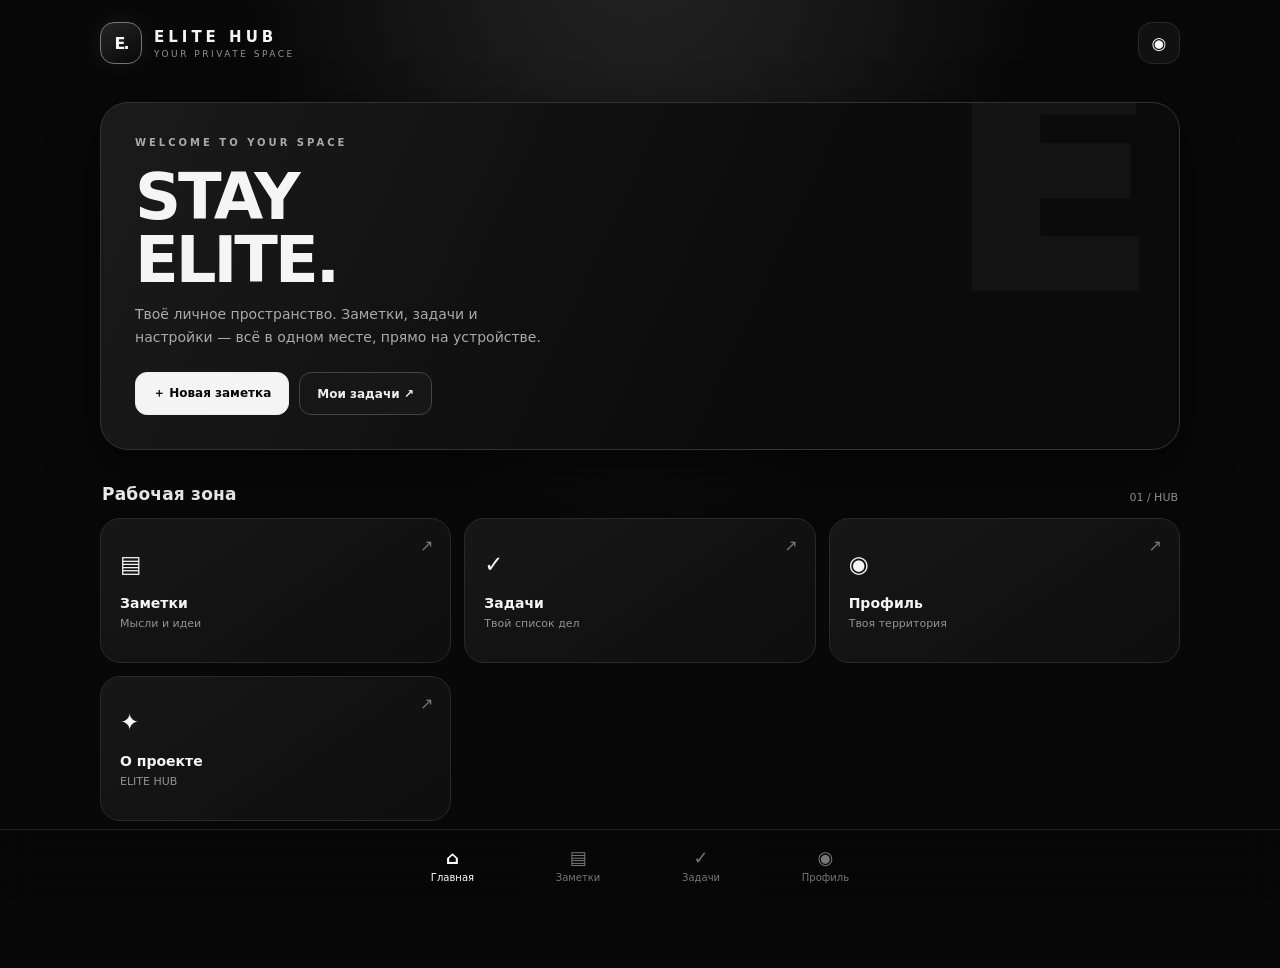
<file: elite_hub.html>
<!doctype html>
<html lang="ru">
<head>
<meta charset="utf-8">
<meta name="viewport" content="width=device-width, initial-scale=1, viewport-fit=cover">
<meta name="theme-color" content="#080808">
<title>ELITE HUB</title>
<style>
:root{--bg:#080808;--panel:#111;--panel2:#171717;--line:#292929;--text:#f5f5f5;--muted:#929292;--accent:#fff;--shadow:0 18px 50px #0008}
*{box-sizing:border-box}html{scroll-behavior:smooth}body{margin:0;background:radial-gradient(ellipse at 50% -20%,#292929 0,transparent 45%),var(--bg);color:var(--text);font-family:Inter,ui-sans-serif,system-ui,-apple-system,"Segoe UI",sans-serif;min-height:100vh}
button,input,textarea{font:inherit}button{cursor:pointer;color:inherit}.app{max-width:1120px;margin:auto;padding:22px 20px 100px}
.top{display:flex;align-items:center;justify-content:space-between;margin-bottom:38px}.brand{display:flex;align-items:center;gap:12px}.mark{width:42px;height:42px;border:1px solid #777;border-radius:14px;display:grid;place-items:center;font-weight:900;letter-spacing:-2px;background:linear-gradient(145deg,#252525,#080808);box-shadow:0 0 24px #fff1}.brandname{font-size:15px;font-weight:900;letter-spacing:4px}.brandtag{font-size:9px;color:var(--muted);letter-spacing:2.5px;margin-top:3px}.iconbtn{width:42px;height:42px;border:1px solid var(--line);border-radius:14px;background:#111;display:grid;place-items:center;font-size:17px}
.hero{position:relative;overflow:hidden;border:1px solid #333;border-radius:28px;padding:34px;background:linear-gradient(115deg,#1b1b1b,#0b0b0b 62%);box-shadow:var(--shadow);min-height:230px}.hero:after{content:"E";position:absolute;right:30px;top:-65px;font-size:300px;font-weight:950;line-height:1;color:#ffffff08;pointer-events:none}.eyebrow{font-size:10px;letter-spacing:3px;color:#aaa;font-weight:700}.hero h1{font-size:clamp(36px,7vw,64px);line-height:.98;letter-spacing:-3px;margin:18px 0 12px;position:relative;z-index:1}.hero p{color:#aaa;margin:0;max-width:420px;font-size:14px;line-height:1.6;position:relative;z-index:1}.hero-actions{display:flex;gap:10px;margin-top:24px;position:relative;z-index:1}.btn{border:1px solid #eee;background:#f4f4f4;color:#090909;padding:12px 17px;border-radius:12px;font-weight:800;font-size:12px}.btn.secondary{background:#171717;border-color:#444;color:#eee}
.section-head{display:flex;align-items:end;justify-content:space-between;margin:34px 2px 14px}.section-head h2{font-size:17px;margin:0;letter-spacing:.2px}.section-head span{font-size:11px;color:var(--muted)}
.grid{display:grid;grid-template-columns:repeat(3,1fr);gap:13px}.tile{min-height:145px;text-align:left;padding:19px;border-radius:20px;border:1px solid var(--line);background:linear-gradient(145deg,#171717,#0e0e0e);transition:.2s;position:relative;overflow:hidden}.tile:active{transform:scale(.98)}.tile:hover{border-color:#666;transform:translateY(-2px)}.tile .ico{font-size:23px;margin-bottom:18px;display:block}.tile strong{display:block;font-size:14px}.tile small{display:block;color:var(--muted);font-size:11px;margin-top:6px}.tile .arrow{position:absolute;right:17px;top:17px;color:#777}
.panel{display:none;margin-top:22px;border:1px solid var(--line);background:#101010;border-radius:22px;padding:22px;animation:appear .25s ease}.panel.active{display:block}@keyframes appear{from{opacity:0;transform:translateY(7px)}to{opacity:1;transform:none}}.panel h2{margin:0 0 7px;font-size:21px}.sub{color:var(--muted);font-size:12px;margin:0 0 20px}.field{width:100%;border:1px solid #333;background:#080808;color:#fff;border-radius:12px;padding:13px 14px;outline:none}.field:focus{border-color:#888}textarea.field{min-height:130px;resize:vertical}.row{display:flex;gap:9px;margin-top:10px}.row .field{flex:1;min-width:0}.list{display:grid;gap:9px;margin-top:15px}.item{display:flex;align-items:center;gap:10px;padding:12px;border:1px solid #292929;border-radius:12px;background:#151515}.item span{flex:1;font-size:13px;overflow-wrap:anywhere}.item.done span{text-decoration:line-through;color:#777}.mini{border:1px solid #3b3b3b;background:#202020;border-radius:9px;padding:7px 10px;font-size:11px}.danger{color:#ff8a8a}.profilebox{display:flex;align-items:center;gap:15px;margin-bottom:20px}.avatar{width:58px;height:58px;border-radius:19px;background:#eee;color:#090909;display:grid;place-items:center;font-size:24px;font-weight:950}.profilebox strong{display:block}.profilebox small{color:var(--muted)}.setting{display:flex;justify-content:space-between;align-items:center;padding:14px 0;border-top:1px solid #252525;font-size:13px}.switch{width:42px;height:24px;border-radius:20px;background:#444;border:0;padding:3px}.switch:after{content:"";display:block;width:18px;height:18px;border-radius:50%;background:white;transition:.2s}.switch.on{background:#eee}.switch.on:after{transform:translateX(18px);background:#111}
.bottom{position:fixed;bottom:0;left:0;right:0;padding:12px 16px calc(12px + env(safe-area-inset-bottom));background:#080808dd;backdrop-filter:blur(18px);border-top:1px solid #222;display:flex;justify-content:center;z-index:5}.nav{width:min(500px,100%);display:flex;justify-content:space-around}.nav button{border:0;background:none;color:#777;font-size:10px;display:grid;gap:4px;justify-items:center;padding:5px 15px}.nav button b{font-size:18px}.nav button.active{color:white}
.toast{position:fixed;left:50%;bottom:88px;transform:translate(-50%,12px);background:#eee;color:#080808;border-radius:99px;padding:10px 16px;font-size:12px;font-weight:700;opacity:0;pointer-events:none;transition:.2s;z-index:10}.toast.show{opacity:1;transform:translate(-50%,0)}
footer{text-align:center;color:#555;font-size:10px;letter-spacing:2px;margin-top:36px}
@media(max-width:700px){.app{padding:17px 14px 100px}.top{margin-bottom:25px}.hero{padding:26px 22px;min-height:220px}.hero:after{right:-8px;top:-25px;font-size:220px}.grid{grid-template-columns:repeat(2,1fr);gap:10px}.tile{min-height:130px;padding:15px}.section-head{margin-top:28px}.panel{padding:18px}.brandname{letter-spacing:3px}}
@media(max-width:360px){.grid{grid-template-columns:1fr}.hero h1{font-size:38px}}
</style>
</head>
<body>
<div class="app">
  <header class="top">
    <div class="brand"><div class="mark">E.</div><div><div class="brandname">ELITE HUB</div><div class="brandtag">YOUR PRIVATE SPACE</div></div></div>
    <button class="iconbtn" id="profileTop" aria-label="Профиль">◉</button>
  </header>

  <section class="hero" id="homeHero">
    <div class="eyebrow">WELCOME TO YOUR SPACE</div>
    <h1>STAY<br>ELITE.</h1>
    <p>Твоё личное пространство. Заметки, задачи и настройки — всё в одном месте, прямо на устройстве.</p>
    <div class="hero-actions"><button class="btn" onclick="openPanel('notes')">＋ Новая заметка</button><button class="btn secondary" onclick="openPanel('tasks')">Мои задачи ↗</button></div>
  </section>

  <div class="section-head"><h2>Рабочая зона</h2><span>01 / HUB</span></div>
  <div class="grid">
    <button class="tile" onclick="openPanel('notes')"><span class="arrow">↗</span><span class="ico">▤</span><strong>Заметки</strong><small>Мысли и идеи</small></button>
    <button class="tile" onclick="openPanel('tasks')"><span class="arrow">↗</span><span class="ico">✓</span><strong>Задачи</strong><small>Твой список дел</small></button>
    <button class="tile" onclick="openPanel('profile')"><span class="arrow">↗</span><span class="ico">◉</span><strong>Профиль</strong><small>Твоя территория</small></button>
    <button class="tile" onclick="openPanel('about')"><span class="arrow">↗</span><span class="ico">✦</span><strong>О проекте</strong><small>ELITE HUB</small></button>
  </div>

  <section class="panel" id="notes">
    <h2>Заметки</h2><p class="sub">Сохраняй идеи — они останутся на этом устройстве.</p>
    <textarea class="field" id="noteInput" placeholder="Напиши что-нибудь..."></textarea>
    <div class="row"><button class="btn" onclick="saveNote()">Сохранить заметку</button><button class="mini" onclick="clearNoteInput()">Очистить</button></div>
    <div class="list" id="notesList"></div>
  </section>

  <section class="panel" id="tasks">
    <h2>Задачи</h2><p class="sub">Добавляй дела и отмечай выполненные.</p>
    <div class="row"><input class="field" id="taskInput" placeholder="Например: придумать новый проект" maxlength="120"><button class="btn" onclick="addTask()">Добавить</button></div>
    <div class="list" id="tasksList"></div>
  </section>

  <section class="panel" id="profile">
    <h2>Профиль</h2><p class="sub">Локальный профиль без регистрации.</p>
    <div class="profilebox"><div class="avatar" id="avatarLetter">E</div><div><strong id="profileName">Elite</strong><small>ELITE MEMBER</small></div></div>
    <label class="sub" for="nameInput">Отображаемое имя</label>
    <div class="row"><input class="field" id="nameInput" maxlength="24" placeholder="Твоё имя"><button class="btn" onclick="saveName()">Сохранить</button></div>
  </section>

  <section class="panel" id="about">
    <h2>ELITE HUB</h2><p class="sub">Небольшой личный центр в минималистичном стиле.</p>
    <div class="item"><span>Версия</span><b>1.0</b></div>
    <div class="item"><span>Хранение</span><b>На устройстве</b></div>
    <div class="item"><span>Аккаунт / SMS</span><b>Не требуются</b></div>
    <div class="item"><span>Интернет</span><b>Не нужен</b></div>
    <p class="sub" style="margin:18px 0 0">Важно: данные хранятся в браузере этого устройства. Очистка данных браузера может удалить заметки и задачи.</p>
  </section>

  <footer>ELITE HUB · BUILT FOR YOU</footer>
</div>
<nav class="bottom"><div class="nav">
  <button class="active" data-nav="home" onclick="goHome()"><b>⌂</b>Главная</button>
  <button data-nav="notes" onclick="openPanel('notes')"><b>▤</b>Заметки</button>
  <button data-nav="tasks" onclick="openPanel('tasks')"><b>✓</b>Задачи</button>
  <button data-nav="profile" onclick="openPanel('profile')"><b>◉</b>Профиль</button>
</div></nav>
<div class="toast" id="toast"></div>
<script>
const $=id=>document.getElementById(id);
const read=(key, fallback)=>{try{return JSON.parse(localStorage.getItem(key))??fallback}catch{return fallback}};
const write=(key,val)=>localStorage.setItem(key,JSON.stringify(val));
let notes=read('elite_notes',[]), tasks=read('elite_tasks',[]), user=read('elite_user',{name:'Elite'});
function toast(msg){const t=$('toast');t.textContent=msg;t.classList.add('show');clearTimeout(window.toastTimer);window.toastTimer=setTimeout(()=>t.classList.remove('show'),1900)}
function hidePanels(){document.querySelectorAll('.panel').forEach(p=>p.classList.remove('active'))}
function setNav(name){document.querySelectorAll('.nav button').forEach(b=>b.classList.toggle('active',b.dataset.nav===name))}
function openPanel(name){hidePanels();$('homeHero').style.display='none';document.querySelector('.section-head').style.display='none';document.querySelector('.grid').style.display='none';$(name).classList.add('active');setNav(name);if(name==='notes')renderNotes();if(name==='tasks')renderTasks();if(name==='profile')renderProfile();window.scrollTo({top:0,behavior:'smooth'})}
function goHome(){hidePanels();$('homeHero').style.display='';document.querySelector('.section-head').style.display='flex';document.querySelector('.grid').style.display='grid';setNav('home');window.scrollTo({top:0,behavior:'smooth'})}
function saveNote(){const value=$('noteInput').value.trim();if(!value)return toast('Сначала напиши заметку');notes.unshift({id:Date.now(),text:value,date:new Date().toLocaleString('ru-RU',{day:'2-digit',month:'short',hour:'2-digit',minute:'2-digit'})});write('elite_notes',notes);$('noteInput').value='';renderNotes();toast('Заметка сохранена')}
function clearNoteInput(){$('noteInput').value=''}
function renderNotes(){$('notesList').innerHTML=notes.length?notes.map(n=>`<div class="item"><span><small style="color:#777;display:block;margin-bottom:5px">${escapeHtml(n.date)}</small>${escapeHtml(n.text)}</span><button class="mini danger" onclick="deleteNote(${n.id})">Удалить</button></div>`).join(''):'<p class="sub">Пока заметок нет.</p>'}
function deleteNote(id){notes=notes.filter(n=>n.id!==id);write('elite_notes',notes);renderNotes();toast('Заметка удалена')}
function addTask(){const value=$('taskInput').value.trim();if(!value)return toast('Введи задачу');tasks.unshift({id:Date.now(),text:value,done:false});write('elite_tasks',tasks);$('taskInput').value='';renderTasks();toast('Задача добавлена')}
function toggleTask(id){tasks=tasks.map(t=>t.id===id?{...t,done:!t.done}:t);write('elite_tasks',tasks);renderTasks()}
function deleteTask(id){tasks=tasks.filter(t=>t.id!==id);write('elite_tasks',tasks);renderTasks()}
function renderTasks(){$('tasksList').innerHTML=tasks.length?tasks.map(t=>`<div class="item ${t.done?'done':''}"><button class="mini" onclick="toggleTask(${t.id})">${t.done?'✓':'○'}</button><span>${escapeHtml(t.text)}</span><button class="mini danger" onclick="deleteTask(${t.id})">×</button></div>`).join(''):'<p class="sub">Задач пока нет. Добавь первую.</p>'}
function saveName(){const name=$('nameInput').value.trim().slice(0,24);if(!name)return toast('Введи имя');user.name=name;write('elite_user',user);renderProfile();toast('Профиль обновлён')}
function renderProfile(){$('profileName').textContent=user.name;$('avatarLetter').textContent=(user.name[0]||'E').toUpperCase();$('nameInput').value=user.name}
function escapeHtml(s){return String(s).replace(/[&<>"']/g,c=>({'&':'&amp;','<':'&lt;','>':'&gt;','"':'&quot;',"'":'&#39;'}[c]))}
$('profileTop').addEventListener('click',()=>openPanel('profile'));
$('taskInput').addEventListener('keydown',e=>{if(e.key==='Enter')addTask()});
renderProfile();
</script>
</body>
</html>
</file>
